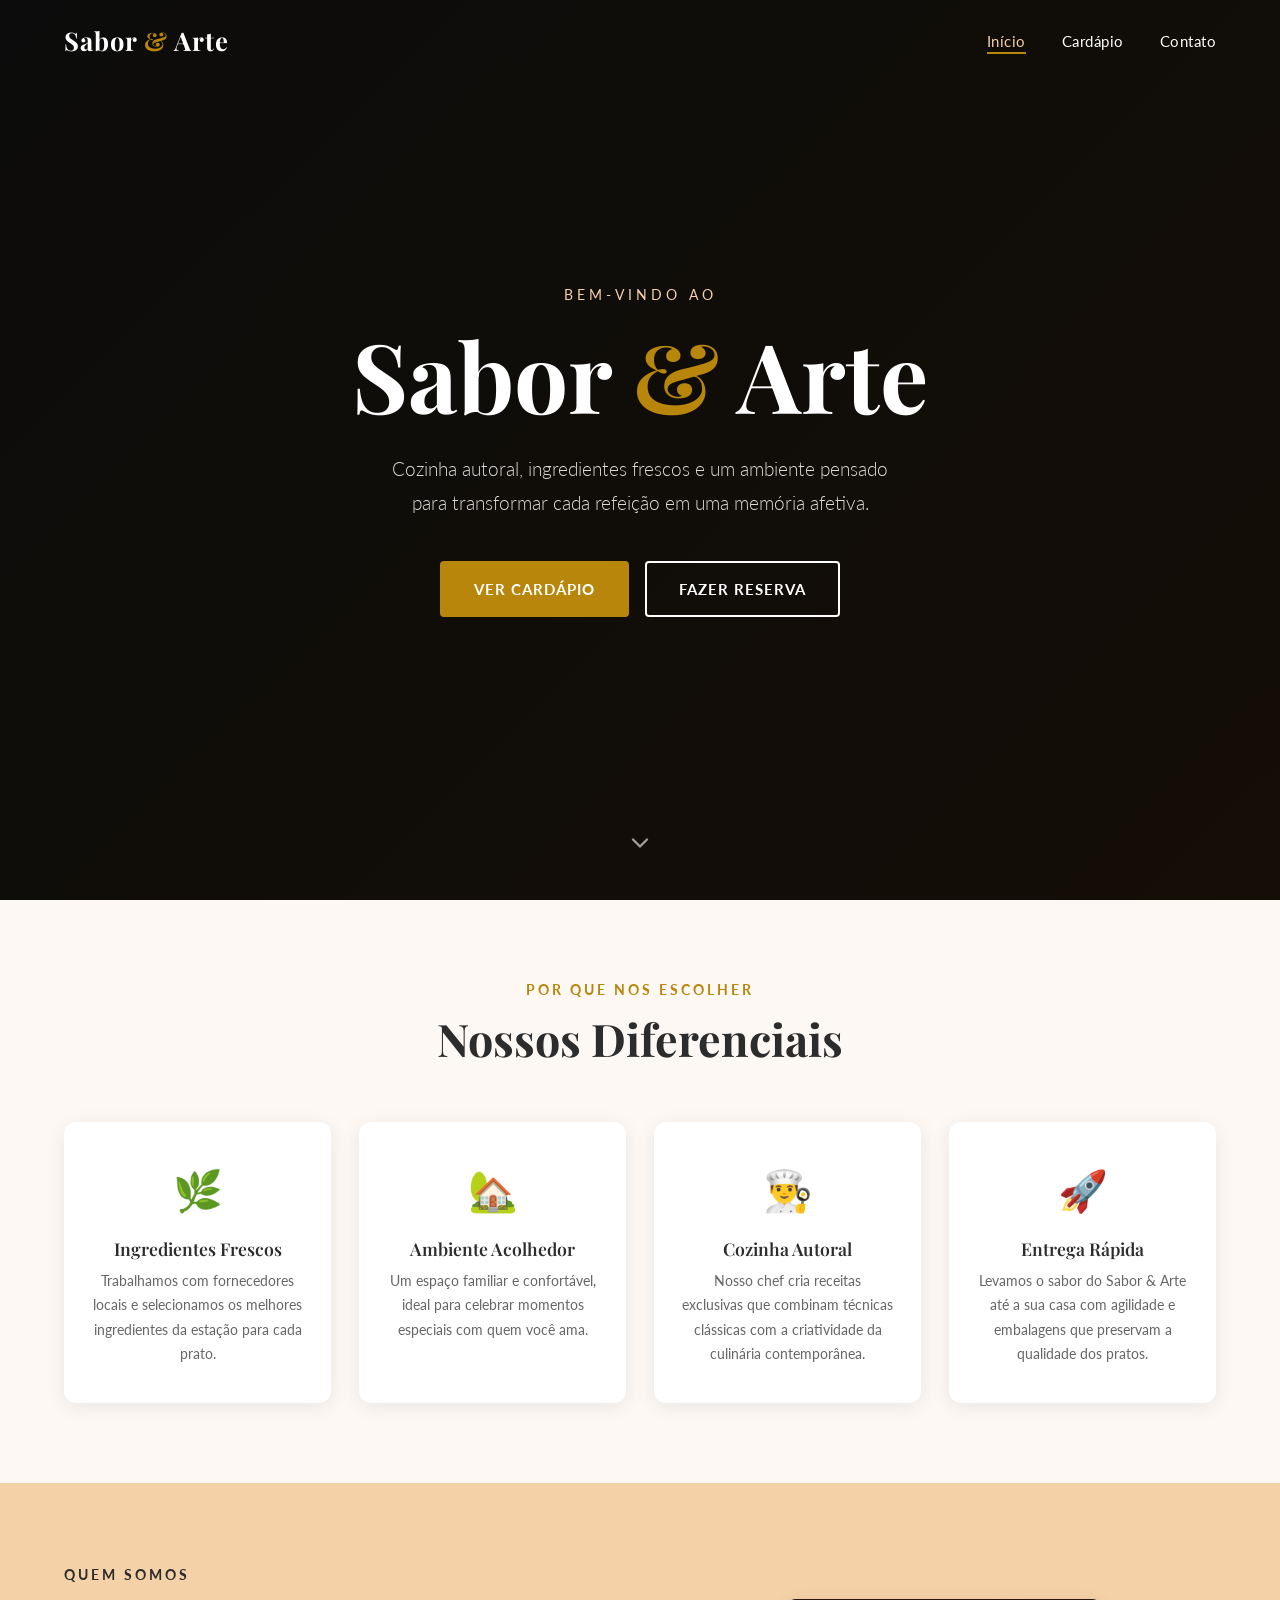
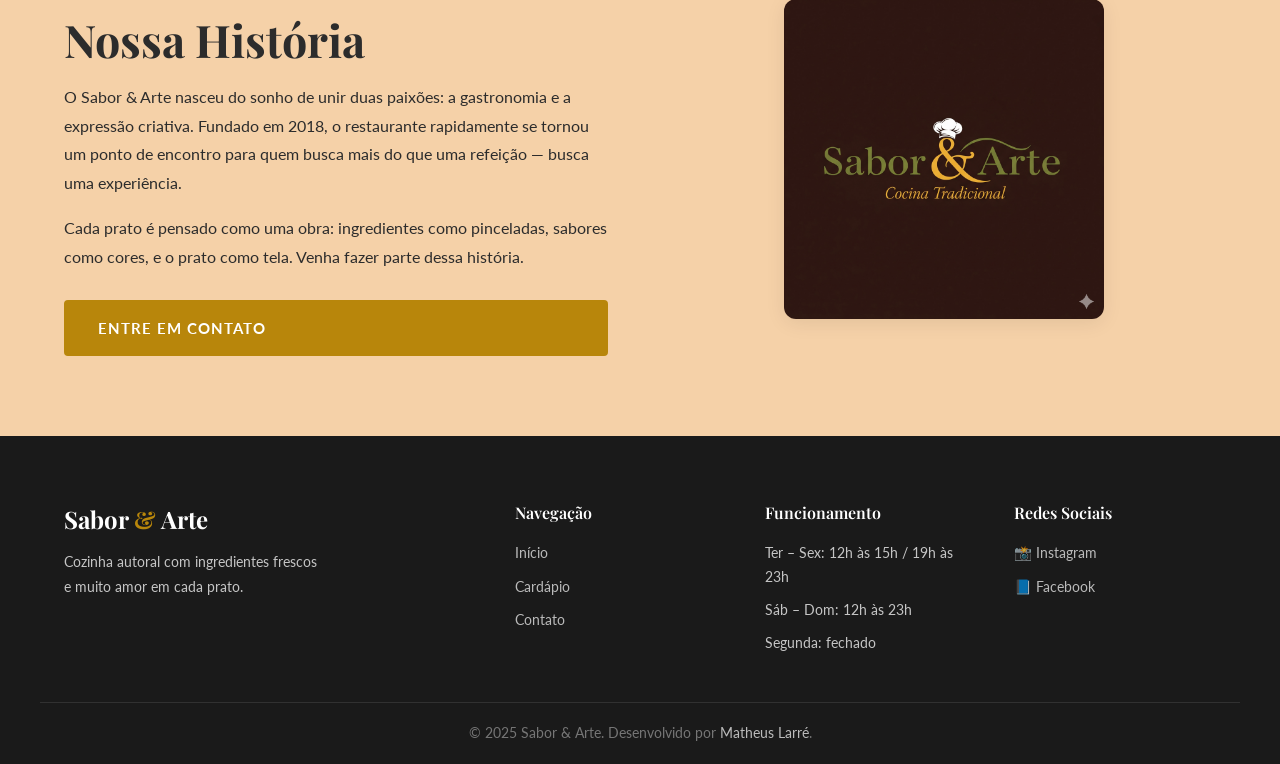
<file: index.html>
<!DOCTYPE html>
<html lang="pt-br">
  <head>
    <meta charset="UTF-8" />
    <meta name="viewport" content="width=device-width, initial-scale=1.0" />
    <meta name="description" content="Restaurante Sabor & Arte — cozinha autoral com ingredientes frescos em um ambiente acolhedor." />
    <title>Restaurante Sabor & Arte</title>

    <link rel="preconnect" href="https://fonts.googleapis.com" />
    <link rel="preconnect" href="https://fonts.gstatic.com" crossorigin />
    <link href="https://fonts.googleapis.com/css2?family=Playfair+Display:wght@400;600;700&family=Lato:wght@300;400;700&display=swap" rel="stylesheet" />

    <link rel="stylesheet" href="src/css/reset.css" />
    <link rel="stylesheet" href="src/css/styles.css" />
  </head>

  <body>

    <!-- ===== HEADER (igual nas 3 páginas) ===== -->
    <header class="header" id="header">
      <div class="container header__container">
        <a href="index.html" class="header__logo">Sabor <span>&</span> Arte</a>
        <button class="header__hamburguer" id="hamburguer" aria-label="Abrir menu">
          <span></span><span></span><span></span>
        </button>
        <nav class="header__nav" id="nav">
          <ul class="header__lista">
            <li><a href="index.html" class="header__link ativo">Início</a></li>
            <li><a href="cardapio.html" class="header__link">Cardápio</a></li>
            <li><a href="contato.html" class="header__link">Contato</a></li>
          </ul>
        </nav>
      </div>
    </header>

    <!-- ===== HERO ===== -->
    <!-- A hero não usa o .header-espacador pois ocupa a tela inteira,
         incluindo a área atrás do header transparente -->
    <section class="hero" id="inicio">
      <div class="hero__overlay"></div>
      <div class="container hero__conteudo">
        <p class="hero__pretitulo">Bem-vindo ao</p>
        <h1 class="hero__titulo">Sabor <span>&</span> Arte</h1>
        <p class="hero__subtitulo">
          Cozinha autoral, ingredientes frescos e um ambiente pensado<br />
          para transformar cada refeição em uma memória afetiva.
        </p>
        <div class="hero__botoes">
          <a href="cardapio.html" class="btn btn--primario">Ver Cardápio</a>
          <a href="contato.html" class="btn btn--secundario">Fazer Reserva</a>
        </div>
      </div>
      <!-- Seta animada que indica "role para baixo" -->
      <a href="#diferenciais" class="hero__seta" aria-label="Rolar para baixo">
        <svg xmlns="http://www.w3.org/2000/svg" width="28" height="28" viewBox="0 0 24 24" fill="none" stroke="currentColor" stroke-width="2" stroke-linecap="round" stroke-linejoin="round">
          <polyline points="6 9 12 15 18 9"></polyline>
        </svg>
      </a>
    </section>

    <!-- ===== DIFERENCIAIS ===== -->
    <section class="diferenciais" id="diferenciais">
      <div class="container">
        <div class="secao-cabecalho">
          <p class="secao-pretitulo">Por que nos escolher</p>
          <h2 class="secao-titulo">Nossos Diferenciais</h2>
        </div>
        <div class="diferenciais__grid">

          <article class="diferencial-card animar">
            <div class="diferencial-card__icone">🌿</div>
            <h3 class="diferencial-card__titulo">Ingredientes Frescos</h3>
            <p class="diferencial-card__texto">
              Trabalhamos com fornecedores locais e selecionamos os melhores
              ingredientes da estação para cada prato.
            </p>
          </article>

          <article class="diferencial-card animar">
            <div class="diferencial-card__icone">🏡</div>
            <h3 class="diferencial-card__titulo">Ambiente Acolhedor</h3>
            <p class="diferencial-card__texto">
              Um espaço familiar e confortável, ideal para celebrar momentos
              especiais com quem você ama.
            </p>
          </article>

          <article class="diferencial-card animar">
            <div class="diferencial-card__icone">👨‍🍳</div>
            <h3 class="diferencial-card__titulo">Cozinha Autoral</h3>
            <p class="diferencial-card__texto">
              Nosso chef cria receitas exclusivas que combinam técnicas clássicas
              com a criatividade da culinária contemporânea.
            </p>
          </article>

          <article class="diferencial-card animar">
            <div class="diferencial-card__icone">🚀</div>
            <h3 class="diferencial-card__titulo">Entrega Rápida</h3>
            <p class="diferencial-card__texto">
              Levamos o sabor do Sabor & Arte até a sua casa com agilidade
              e embalagens que preservam a qualidade dos pratos.
            </p>
          </article>

        </div>
      </div>
    </section>

    <!-- ===== NOSSA HISTÓRIA ===== -->
    <section class="historia">
      <div class="container historia__container">
        <div class="historia__texto animar">
          <p class="secao-pretitulo">Quem somos</p>
          <h2 class="secao-titulo">Nossa História</h2>
          <p>
            O Sabor & Arte nasceu do sonho de unir duas paixões: a gastronomia e
            a expressão criativa. Fundado em 2018, o restaurante rapidamente se
            tornou um ponto de encontro para quem busca mais do que uma refeição
            — busca uma experiência.
          </p>
          <p>
            Cada prato é pensado como uma obra: ingredientes como pinceladas,
            sabores como cores, e o prato como tela. Venha fazer parte dessa história.
          </p>
          <a href="contato.html" class="btn btn--primario" style="margin-top: 12px; display: inline-block;">
            Entre em Contato
          </a>
        </div>
        <div class="historia__imagem animar">
          <img src="src/img/Sabor&Arte - Logo.png" alt="Logo do Restaurante Sabor e Arte" />
        </div>
      </div>
    </section>

    <!-- ===== FOOTER ===== -->
    <footer class="footer">
      <div class="container footer__container">

        <div class="footer__bloco">
          <p class="footer__logo">Sabor <span>&</span> Arte</p>
          <p class="footer__descricao">
            Cozinha autoral com ingredientes frescos<br />e muito amor em cada prato.
          </p>
        </div>

        <div class="footer__bloco">
          <h4 class="footer__titulo">Navegação</h4>
          <ul class="footer__lista">
            <li><a href="index.html" class="footer__link">Início</a></li>
            <li><a href="cardapio.html" class="footer__link">Cardápio</a></li>
            <li><a href="contato.html" class="footer__link">Contato</a></li>
          </ul>
        </div>

        <div class="footer__bloco">
          <h4 class="footer__titulo">Funcionamento</h4>
          <ul class="footer__lista">
            <li>Ter – Sex: 12h às 15h / 19h às 23h</li>
            <li>Sáb – Dom: 12h às 23h</li>
            <li>Segunda: fechado</li>
          </ul>
        </div>

        <div class="footer__bloco">
          <h4 class="footer__titulo">Redes Sociais</h4>
          <ul class="footer__lista">
            <li>
              <a href="https://instagram.com/restaurantesaborarte" target="_blank" class="footer__link">
                📸 Instagram
              </a>
            </li>
            <li>
              <a href="#" class="footer__link">📘 Facebook</a>
            </li>
          </ul>
        </div>

      </div>
      <div class="footer__rodape">
        <p>© 2025 Sabor & Arte. Desenvolvido por
          <a href="https://github.com/matheus-larre" target="_blank" class="footer__link">Matheus Larré</a>.
        </p>
      </div>
    </footer>

    <script src="src/js/script.js"></script>
  </body>
</html>
</file>
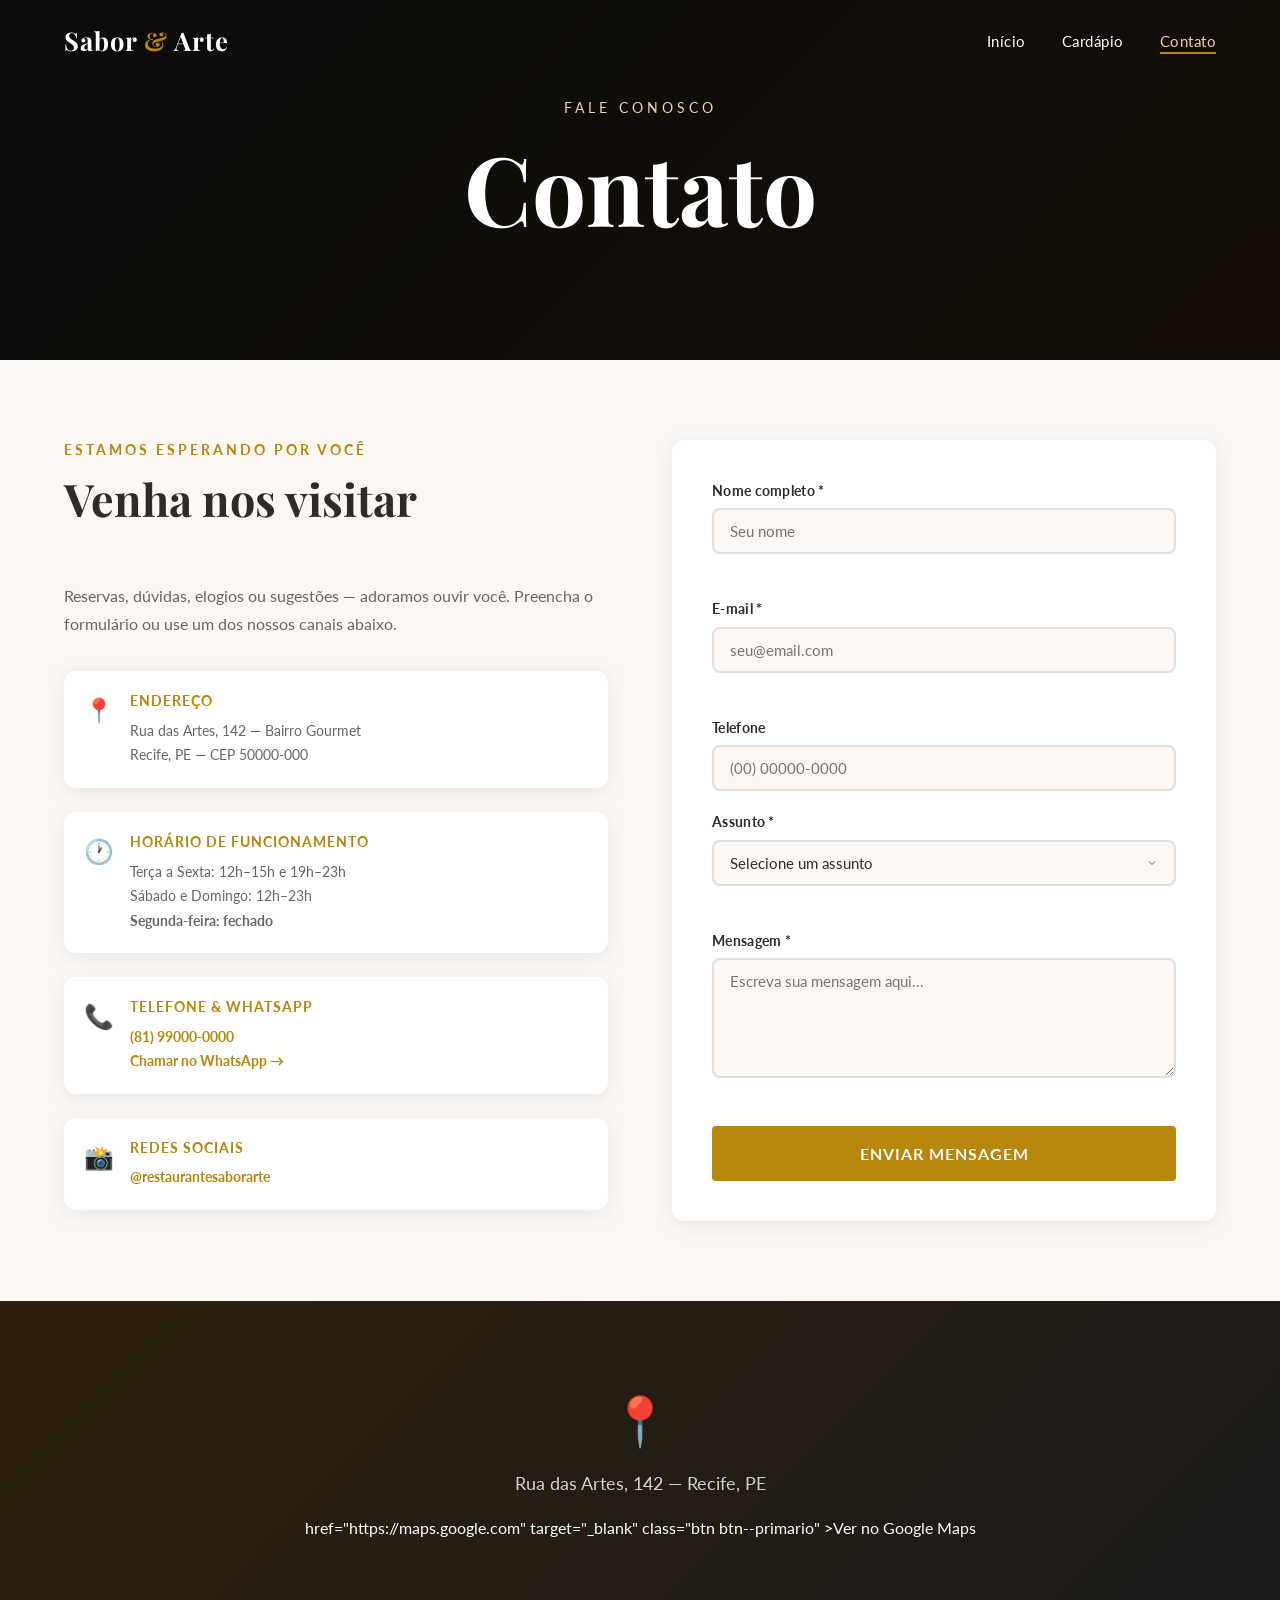
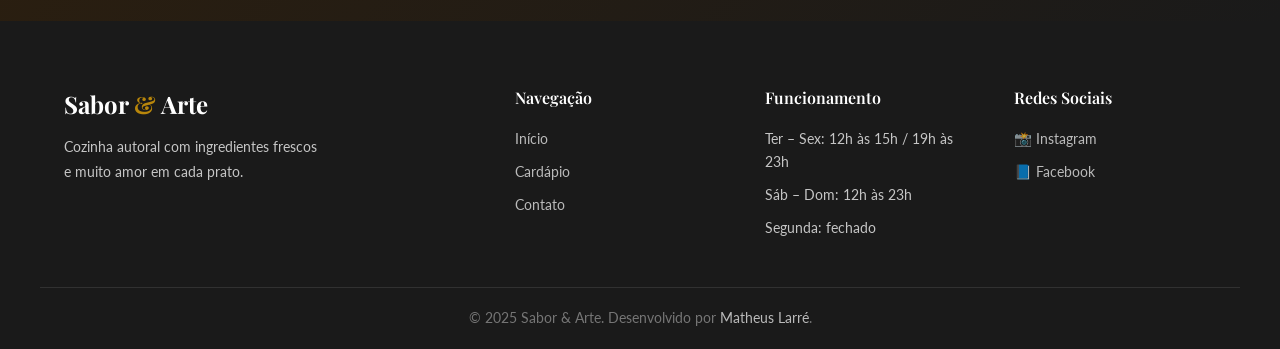
<file: contato.html>
<!DOCTYPE html>
<html lang="pt-br">
  <head>
    <meta charset="UTF-8" />
    <meta name="viewport" content="width=device-width, initial-scale=1.0" />
    <meta name="description" content="Entre em contato com o Restaurante Sabor & Arte — reservas, dúvidas e sugestões." />
    <title>Contato | Sabor & Arte</title>

    <link rel="preconnect" href="https://fonts.googleapis.com" />
    <link rel="preconnect" href="https://fonts.gstatic.com" crossorigin />
    <link href="https://fonts.googleapis.com/css2?family=Playfair+Display:wght@400;600;700&family=Lato:wght@300;400;700&display=swap" rel="stylesheet" />

    <link rel="stylesheet" href="src/css/reset.css" />
    <link rel="stylesheet" href="src/css/styles.css" />
  </head>

  <body>

    <!-- ===== HEADER ===== -->
    <header class="header" id="header">
      <div class="container header__container">
        <a href="index.html" class="header__logo">Sabor <span>&</span> Arte</a>
        <button class="header__hamburguer" id="hamburguer" aria-label="Abrir menu">
          <span></span><span></span><span></span>
        </button>
        <nav class="header__nav" id="nav">
          <ul class="header__lista">
            <li><a href="index.html" class="header__link">Início</a></li>
            <li><a href="cardapio.html" class="header__link">Cardápio</a></li>
            <li><a href="contato.html" class="header__link ativo">Contato</a></li>
          </ul>
        </nav>
      </div>
    </header>

    <!-- ===== HERO ===== -->
    <section class="hero hero--pequeno">
      <div class="hero__overlay"></div>
      <div class="container hero__conteudo">
        <p class="hero__pretitulo">Fale conosco</p>
        <h1 class="hero__titulo">Contato</h1>
      </div>
    </section>

    <!-- ===== CONTATO PRINCIPAL ===== -->
    <section class="contato-secao">
      <div class="container contato-secao__container">

        <!-- COLUNA ESQUERDA: informações -->
        <div class="contato-info animar">

          <div class="secao-cabecalho" style="text-align: left;">
            <p class="secao-pretitulo">Estamos esperando por você</p>
            <h2 class="secao-titulo">Venha nos visitar</h2>
          </div>

          <p class="contato-info__intro">
            Reservas, dúvidas, elogios ou sugestões — adoramos ouvir você.
            Preencha o formulário ou use um dos nossos canais abaixo.
          </p>

          <!-- Cards de informação -->
          <div class="contato-info__lista">

            <div class="info-card">
              <div class="info-card__icone">📍</div>
              <div>
                <h4 class="info-card__titulo">Endereço</h4>
                <p class="info-card__texto">
                  Rua das Artes, 142 — Bairro Gourmet<br />
                  Recife, PE — CEP 50000-000
                </p>
              </div>
            </div>

            <div class="info-card">
              <div class="info-card__icone">🕐</div>
              <div>
                <h4 class="info-card__titulo">Horário de Funcionamento</h4>
                <p class="info-card__texto">
                  Terça a Sexta: 12h–15h e 19h–23h<br />
                  Sábado e Domingo: 12h–23h<br />
                  <strong>Segunda-feira: fechado</strong>
                </p>
              </div>
            </div>

            <div class="info-card">
              <div class="info-card__icone">📞</div>
              <div>
                <h4 class="info-card__titulo">Telefone & WhatsApp</h4>
                <p class="info-card__texto">
                  <a href="tel:+558100000000" class="contato-link">(81) 99000-0000</a><br />
                  <a href="https://wa.me/558100000000" target="_blank" class="contato-link">
                    Chamar no WhatsApp →
                  </a>
                </p>
              </div>
            </div>

            <div class="info-card">
              <div class="info-card__icone">📸</div>
              <div>
                <h4 class="info-card__titulo">Redes Sociais</h4>
                <p class="info-card__texto">
                  <a href="https://instagram.com/restaurantesaborarte" target="_blank" class="contato-link">
                    @restaurantesaborarte
                  </a>
                </p>
              </div>
            </div>

          </div>
        </div>

        <!-- COLUNA DIREITA: formulário -->
        <div class="contato-form-wrapper animar">
          <form class="contato-form" id="contato-form" novalidate>

            <div class="form-grupo">
              <label class="form-label" for="nome">Nome completo *</label>
              <input
                class="form-input"
                type="text"
                id="nome"
                name="nome"
                placeholder="Seu nome"
                autocomplete="name"
              />
              <!-- Mensagem de erro — preenchida pelo JS -->
              <span class="form-erro" id="erro-nome"></span>
            </div>

            <div class="form-grupo">
              <label class="form-label" for="email">E-mail *</label>
              <input
                class="form-input"
                type="email"
                id="email"
                name="email"
                placeholder="seu@email.com"
                autocomplete="email"
              />
              <span class="form-erro" id="erro-email"></span>
            </div>

            <div class="form-grupo">
              <label class="form-label" for="telefone">Telefone</label>
              <input
                class="form-input"
                type="tel"
                id="telefone"
                name="telefone"
                placeholder="(00) 00000-0000"
                autocomplete="tel"
              />
            </div>

            <div class="form-grupo">
              <label class="form-label" for="assunto">Assunto *</label>
              <select class="form-input form-select" id="assunto" name="assunto">
                <option value="">Selecione um assunto</option>
                <option value="reserva">Reserva de mesa</option>
                <option value="evento">Evento ou confraternização</option>
                <option value="duvida">Dúvida sobre o cardápio</option>
                <option value="feedback">Elogio ou sugestão</option>
                <option value="outro">Outro</option>
              </select>
              <span class="form-erro" id="erro-assunto"></span>
            </div>

            <div class="form-grupo">
              <label class="form-label" for="mensagem">Mensagem *</label>
              <textarea
                class="form-input form-textarea"
                id="mensagem"
                name="mensagem"
                placeholder="Escreva sua mensagem aqui..."
                rows="5"
              ></textarea>
              <span class="form-erro" id="erro-mensagem"></span>
            </div>

            <button class="btn btn--primario form-btn" type="submit" id="form-btn">
              Enviar Mensagem
            </button>

            <!-- Feedback de sucesso após envio -->
            <div class="form-sucesso" id="form-sucesso">
              ✅ Mensagem enviada com sucesso! Entraremos em contato em breve.
            </div>

          </form>
        </div>

      </div>
    </section>

    <!-- ===== MAPA (fictício) ===== -->
    <section class="mapa-secao">
      <div class="mapa-placeholder">
        <div class="mapa-placeholder__conteudo">
          <span class="mapa-placeholder__icone">📍</span>
          <p class="mapa-placeholder__texto">Rua das Artes, 142 — Recife, PE</p>
          
            href="https://maps.google.com"
            target="_blank"
            class="btn btn--primario"
          >Ver no Google Maps</a>
        </div>
      </div>
    </section>

    <!-- ===== FOOTER ===== -->
    <footer class="footer">
      <div class="container footer__container">
        <div class="footer__bloco">
          <p class="footer__logo">Sabor <span>&</span> Arte</p>
          <p class="footer__descricao">Cozinha autoral com ingredientes frescos<br />e muito amor em cada prato.</p>
        </div>
        <div class="footer__bloco">
          <h4 class="footer__titulo">Navegação</h4>
          <ul class="footer__lista">
            <li><a href="index.html" class="footer__link">Início</a></li>
            <li><a href="cardapio.html" class="footer__link">Cardápio</a></li>
            <li><a href="contato.html" class="footer__link">Contato</a></li>
          </ul>
        </div>
        <div class="footer__bloco">
          <h4 class="footer__titulo">Funcionamento</h4>
          <ul class="footer__lista">
            <li>Ter – Sex: 12h às 15h / 19h às 23h</li>
            <li>Sáb – Dom: 12h às 23h</li>
            <li>Segunda: fechado</li>
          </ul>
        </div>
        <div class="footer__bloco">
          <h4 class="footer__titulo">Redes Sociais</h4>
          <ul class="footer__lista">
            <li><a href="https://instagram.com/restaurantesaborarte" target="_blank" class="footer__link">📸 Instagram</a></li>
            <li><a href="#" class="footer__link">📘 Facebook</a></li>
          </ul>
        </div>
      </div>
      <div class="footer__rodape">
        <p>© 2025 Sabor & Arte. Desenvolvido por
          <a href="https://github.com/matheus-larre" target="_blank" class="footer__link">Matheus Larré</a>.
        </p>
      </div>
    </footer>

    <script src="src/js/script.js"></script>
  </body>
</html>
</file>
<file: src/css/styles.css>
/* =============================================
   VARIÁVEIS GLOBAIS — Identidade Visual
   Mude aqui e o site inteiro muda junto
   ============================================= */
:root {
  /* Cores */
  --cor-primaria: #b8860b;       /* dourado escuro — sofisticação */
  --cor-primaria-clara: #f5d1a8; /* dourado claro */
  --cor-fundo: #fdf8f3;          /* off-white quente */
  --cor-texto: #2c2c2c;          /* quase preto */
  --cor-texto-claro: #666;
  --cor-branco: #ffffff;
  --cor-header: #1a1a1a;         /* fundo escuro do header */

  /* Tipografia */
  --fonte-titulo: 'Playfair Display', serif;   /* elegante para títulos */
  --fonte-corpo: 'Lato', sans-serif;           /* legível para texto */

  /* Espaçamentos */
  --espacamento-secao: 80px;
  --largura-maxima: 1200px;

  /* Outros */
  --sombra: 0 4px 20px rgba(0, 0, 0, 0.08);
  --raio-borda: 12px;
  --transicao: 0.3s ease;
}

/* =============================================
   BASE
   ============================================= */
body {
  font-family: var(--fonte-corpo);
  background-color: var(--cor-fundo);
  color: var(--cor-texto);
}

h1, h2, h3 {
  font-family: var(--fonte-titulo);
  line-height: 1.2;
}

.container {
  max-width: var(--largura-maxima);
  margin: 0 auto;
  padding: 0 24px;
}

/* =============================================
   HEADER
   ============================================= */

.header {
  position: fixed;        /* gruda no topo mesmo ao rolar */
  top: 0;
  left: 0;
  width: 100%;
  z-index: 1000;          /* fica na frente de tudo */
  padding: 20px 0;
  background-color: transparent;
  transition: background-color var(--transicao), padding var(--transicao), box-shadow var(--transicao);
}

/* Estado "rolado" — adicionado pelo JS quando o usuário desce */
.header.rolado {
  background-color: var(--cor-header);
  padding: 14px 0;
  box-shadow: 0 2px 20px rgba(0, 0, 0, 0.3);
}

.header__container {
  display: flex;
  align-items: center;
  justify-content: space-between;
}

/* Logo */
.header__logo {
  font-family: var(--fonte-titulo);
  font-size: 1.6rem;
  font-weight: 700;
  color: var(--cor-branco);
  letter-spacing: 1px;
}

.header__logo span {
  color: var(--cor-primaria);  /* o "&" fica dourado */
}

/* Links de navegação */
.header__lista {
  display: flex;
  gap: 36px;
  align-items: center;
}

.header__link {
  color: var(--cor-branco);
  font-size: 0.95rem;
  font-weight: 400;
  letter-spacing: 0.5px;
  padding-bottom: 4px;
  position: relative;
  transition: color var(--transicao);
}

/* Linha que cresce embaixo do link ao passar o mouse */
.header__link::after {
  content: '';
  position: absolute;
  bottom: 0;
  left: 0;
  width: 0;                         /* começa com largura 0 */
  height: 2px;
  background-color: var(--cor-primaria);
  transition: width var(--transicao);
}

.header__link:hover::after,
.header__link.ativo::after {
  width: 100%;                      /* expande pra 100% no hover/ativo */
}

.header__link.ativo {
  color: var(--cor-primaria-clara);
}

/* Espaçador */
.header-espacador {
  height: 80px; /* mesma altura do header */
}

/* =============================================
   HAMBURGUER (botão mobile)
   ============================================= */

.header__hamburguer {
  display: none;        /* escondido no desktop */
  flex-direction: column;
  gap: 5px;
  background: none;
  border: none;
  cursor: pointer;
  padding: 4px;
}

.header__hamburguer span {
  display: block;
  width: 25px;
  height: 2px;
  background-color: var(--cor-branco);
  transition: transform var(--transicao), opacity var(--transicao);
}

/* Animação do X quando o menu está aberto */
.header__hamburguer.aberto span:nth-child(1) {
  transform: translateY(7px) rotate(45deg);
}
.header__hamburguer.aberto span:nth-child(2) {
  opacity: 0;
}
.header__hamburguer.aberto span:nth-child(3) {
  transform: translateY(-7px) rotate(-45deg);
}

/* =============================================
   RESPONSIVIDADE DO HEADER
   ============================================= */

/* Telas menores que 768px = mobile */
@media (max-width: 768px) {

  .header__hamburguer {
    display: flex;  /* aparece o botão ☰ */
  }

  .header__nav {
    position: fixed;
    top: 0;
    right: -100%;         /* começa fora da tela, à direita */
    width: 75%;
    max-width: 320px;
    height: 100vh;        /* ocupa a tela toda verticalmente */
    background-color: var(--cor-header);
    padding: 100px 40px 40px;
    transition: right var(--transicao);
    box-shadow: -4px 0 20px rgba(0,0,0,0.3);
  }

  /* Quando o menu está aberto, desliza pra dentro */
  .header__nav.aberto {
    right: 0;
  }

  .header__lista {
    flex-direction: column;
    align-items: flex-start;
    gap: 28px;
  }

  .header__link {
    font-size: 1.2rem;
  }
}

/* =============================================
   BOTÕES REUTILIZÁVEIS
   (usados na hero, história, cardápio etc.)
   ============================================= */

.btn {
  display: inline-block;
  padding: 14px 32px;
  border-radius: 4px;
  font-family: var(--fonte-corpo);
  font-size: 0.95rem;
  font-weight: 700;
  letter-spacing: 1px;
  text-transform: uppercase;
  cursor: pointer;
  transition: all var(--transicao);
  border: 2px solid transparent;
}

.btn--primario {
  background-color: var(--cor-primaria);
  color: var(--cor-branco);
  border-color: var(--cor-primaria);
}

.btn--primario:hover {
  background-color: transparent;
  color: var(--cor-primaria);
}

/* No hero o fundo é escuro, então o hover do secundário fica branco */
.btn--secundario {
  background-color: transparent;
  color: var(--cor-branco);
  border-color: var(--cor-branco);
}

.btn--secundario:hover {
  background-color: var(--cor-branco);
  color: var(--cor-texto);
}

/* =============================================
   PADRÃO DE CABEÇALHO DE SEÇÃO
   (pretítulo + título — reutilizado em todas as seções)
   ============================================= */

.secao-cabecalho {
  text-align: center;
  margin-bottom: 56px;
}

.secao-pretitulo {
  font-size: 0.85rem;
  font-weight: 700;
  letter-spacing: 3px;
  text-transform: uppercase;
  color: var(--cor-primaria);
  margin-bottom: 10px;
}

.secao-titulo {
  font-size: clamp(1.8rem, 4vw, 2.8rem); /* cresce com a tela */
  color: var(--cor-texto);
}

/* =============================================
   HERO
   ============================================= */

.hero {
  position: relative;
  height: 100vh;          /* ocupa 100% da altura da janela */
  min-height: 600px;
  display: flex;
  align-items: center;
  justify-content: center;

  /* Fundo escuro — troque pela URL de uma foto real de restaurante */
  background-color: var(--cor-header);
  background-image: linear-gradient(135deg, #1a1a1a 0%, #2d1f0e 100%);
  background-size: cover;
  background-position: center;
}

/* Camada semitransparente por cima da imagem de fundo */
.hero__overlay {
  position: absolute;
  inset: 0;  /* top:0; right:0; bottom:0; left:0 — forma moderna */
  background: rgba(0, 0, 0, 0.55);
}

.hero__conteudo {
  position: relative; /* fica acima do overlay */
  z-index: 1;
  text-align: center;
  color: var(--cor-branco);
}

.hero__pretitulo {
  font-size: 0.9rem;
  letter-spacing: 4px;
  text-transform: uppercase;
  color: var(--cor-primaria-clara);
  margin-bottom: 16px;
}

.hero__titulo {
  font-size: clamp(2.8rem, 8vw, 6rem);
  font-weight: 700;
  line-height: 1.1;
  margin-bottom: 24px;
}

.hero__titulo span {
  color: var(--cor-primaria);
}

.hero__subtitulo {
  font-size: clamp(1rem, 2vw, 1.2rem);
  font-weight: 300;
  color: rgba(255, 255, 255, 0.85);
  max-width: 560px;
  margin: 0 auto 40px;
  line-height: 1.8;
}

.hero__botoes {
  display: flex;
  gap: 16px;
  justify-content: center;
  flex-wrap: wrap; /* em telas bem pequenas, empilha os botões */
}

/* Seta animada no fundo da hero */
.hero__seta {
  position: absolute;
  bottom: 36px;
  left: 50%;
  transform: translateX(-50%);
  color: rgba(255, 255, 255, 0.6);
  z-index: 1;
  animation: seta-bounce 2s infinite; /* animação pulsante */
  transition: color var(--transicao);
}

.hero__seta:hover {
  color: var(--cor-primaria);
}

@keyframes seta-bounce {
  0%, 100% { transform: translateX(-50%) translateY(0); }
  50%       { transform: translateX(-50%) translateY(8px); }
}

/* =============================================
   DIFERENCIAIS
   ============================================= */

.diferenciais {
  padding: var(--espacamento-secao) 0;
  background-color: var(--cor-fundo);
}

.diferenciais__grid {
  display: grid;
  /* 4 colunas no desktop, vai quebrando automaticamente */
  grid-template-columns: repeat(auto-fit, minmax(220px, 1fr));
  gap: 28px;
}

.diferencial-card {
  background-color: var(--cor-branco);
  border-radius: var(--raio-borda);
  padding: 36px 28px;
  text-align: center;
  box-shadow: var(--sombra);
  transition: transform var(--transicao), box-shadow var(--transicao);
}

/* Eleva o card ao passar o mouse */
.diferencial-card:hover {
  transform: translateY(-6px);
  box-shadow: 0 12px 32px rgba(0, 0, 0, 0.12);
}

.diferencial-card__icone {
  font-size: 2.5rem;
  margin-bottom: 16px;
}

.diferencial-card__titulo {
  font-size: 1.1rem;
  font-weight: 600;
  margin-bottom: 10px;
  color: var(--cor-texto);
}

.diferencial-card__texto {
  font-size: 0.9rem;
  color: var(--cor-texto-claro);
  line-height: 1.7;
}

/* =============================================
   NOSSA HISTÓRIA
   ============================================= */

.historia {
  padding: var(--espacamento-secao) 0;
  background-color: var(--cor-primaria-clara);
}

.historia__container {
  display: grid;
  grid-template-columns: 1fr 1fr;
  gap: 64px;
  align-items: center;
}

.historia__texto {
  display: flex;
  flex-direction: column;
  gap: 16px;
}

.historia__texto p {
  color: var(--cor-texto);
  line-height: 1.8;
}

.historia__imagem {
  display: flex;
  justify-content: center;
  align-items: center;
}

.historia__imagem img {
  max-width: 320px;
  width: 100%;
  border-radius: var(--raio-borda);
  box-shadow: var(--sombra);
}

/* Responsividade da história */
@media (max-width: 768px) {
  .historia__container {
    grid-template-columns: 1fr; /* empilha em mobile */
    gap: 40px;
  }

  /* Imagem vai embaixo do texto no mobile */
  .historia__imagem {
    order: -1; /* mas aqui vamos deixar em cima no mobile */
  }
}

/* =============================================
   FOOTER
   ============================================= */

.footer {
  background-color: var(--cor-header);
  color: rgba(255, 255, 255, 0.75);
  padding: 64px 0 0;
}

.footer__container {
  display: grid;
  grid-template-columns: 2fr 1fr 1fr 1fr; /* primeiro bloco maior */
  gap: 48px;
  padding-bottom: 48px;
  border-bottom: 1px solid rgba(255, 255, 255, 0.1);
}

.footer__logo {
  font-family: var(--fonte-titulo);
  font-size: 1.5rem;
  font-weight: 700;
  color: var(--cor-branco);
  margin-bottom: 12px;
}

.footer__logo span {
  color: var(--cor-primaria);
}

.footer__descricao {
  font-size: 0.9rem;
  line-height: 1.7;
}

.footer__titulo {
  font-family: var(--fonte-titulo);
  font-size: 1rem;
  color: var(--cor-branco);
  margin-bottom: 16px;
  font-weight: 600;
}

.footer__lista {
  display: flex;
  flex-direction: column;
  gap: 10px;
  font-size: 0.9rem;
}

.footer__link {
  color: rgba(255, 255, 255, 0.7);
  transition: color var(--transicao);
}

.footer__link:hover {
  color: var(--cor-primaria);
}

.footer__rodape {
  text-align: center;
  padding: 20px 0;
  font-size: 0.85rem;
  color: rgba(255, 255, 255, 0.4);
}

/* Responsividade do footer */
@media (max-width: 768px) {
  .footer__container {
    grid-template-columns: 1fr 1fr; /* 2 colunas no mobile */
    gap: 32px;
  }

  /* Primeiro bloco ocupa as 2 colunas */
  .footer__bloco:first-child {
    grid-column: 1 / -1;
  }
}

@media (max-width: 480px) {
  .footer__container {
    grid-template-columns: 1fr; /* 1 coluna em telas bem pequenas */
  }
}

/* =============================================
   ANIMAÇÕES DE ENTRADA (Intersection Observer)
   ============================================= */

/* Estado inicial: invisível e levemente abaixo */
.animar {
  opacity: 0;
  transform: translateY(30px);
  transition: opacity 0.6s ease, transform 0.6s ease;
}

/* Estado final: visível na posição correta */
.animar.visivel {
  opacity: 1;
  transform: translateY(0);
}

/* Delay progressivo para os cards não animarem todos juntos */
.animar:nth-child(2) { transition-delay: 0.1s; }
.animar:nth-child(3) { transition-delay: 0.2s; }
.animar:nth-child(4) { transition-delay: 0.3s; }

/* =============================================
   HERO PEQUENO (páginas internas: cardápio, contato)
   ============================================= */

.hero--pequeno {
  height: 40vh;       /* menor que o hero da home */
  min-height: 280px;
}

/* =============================================
   SUGESTÃO DO CHEF
   ============================================= */

.chef-destaque {
  padding: var(--espacamento-secao) 0;
  background-color: var(--cor-fundo);
}

.chef-destaque__container {
  display: grid;
  grid-template-columns: 1fr 1fr;
  gap: 64px;
  align-items: center;
}

.chef-destaque__texto {
  display: flex;
  flex-direction: column;
  gap: 16px;
}

.chef-destaque__descricao {
  color: var(--cor-texto-claro);
  line-height: 1.8;
  font-size: 1.05rem;
}

.chef-destaque__preco {
  display: flex;
  align-items: baseline;
  gap: 10px;
  margin: 4px 0;
}

.chef-destaque__label {
  font-size: 0.85rem;
  color: var(--cor-texto-claro);
}

.chef-destaque__valor {
  font-family: var(--fonte-titulo);
  font-size: 2rem;
  font-weight: 700;
  color: var(--cor-primaria);
}

.chef-destaque__imagem {
  position: relative;  /* necessário para posicionar o badge */
}

.chef-destaque__imagem img {
  width: 100%;
  border-radius: var(--raio-borda);
  box-shadow: var(--sombra);
  aspect-ratio: 4 / 3;    /* proporção fixa independente do tamanho */
  object-fit: cover;
}

/* Badge "Chef indica" sobre a imagem */
.chef-destaque__badge {
  position: absolute;
  top: 16px;
  right: 16px;
  background-color: var(--cor-primaria);
  color: var(--cor-branco);
  padding: 6px 14px;
  border-radius: 999px;  /* pílula */
  font-size: 0.8rem;
  font-weight: 700;
  letter-spacing: 0.5px;
}

@media (max-width: 768px) {
  .chef-destaque__container {
    grid-template-columns: 1fr;
    gap: 36px;
  }

  /* Imagem aparece antes do texto no mobile */
  .chef-destaque__imagem {
    order: -1;
  }
}

/* =============================================
   FILTROS DO CARDÁPIO
   ============================================= */

.cardapio-secao {
  padding: var(--espacamento-secao) 0;
  background-color: var(--cor-branco);
}

.cardapio-filtros {
  display: flex;
  gap: 12px;
  justify-content: center;
  flex-wrap: wrap;   /* quebra linha em telas pequenas */
  margin-bottom: 48px;
}

.filtro-btn {
  padding: 10px 24px;
  border-radius: 999px;  /* formato pílula */
  border: 2px solid var(--cor-primaria);
  background-color: transparent;
  color: var(--cor-primaria);
  font-family: var(--fonte-corpo);
  font-size: 0.9rem;
  font-weight: 700;
  cursor: pointer;
  transition: all var(--transicao);
  letter-spacing: 0.5px;
}

.filtro-btn:hover,
.filtro-btn.ativo {
  background-color: var(--cor-primaria);
  color: var(--cor-branco);
}

/* =============================================
   GRID DE CARDS DE PRATO
   ============================================= */

.cardapio-grid {
  display: grid;
  grid-template-columns: repeat(auto-fill, minmax(280px, 1fr));
  gap: 28px;
}

/* ---- Card individual ---- */
.prato-card {
  background-color: var(--cor-fundo);
  border-radius: var(--raio-borda);
  overflow: hidden;       /* imagem não vaza fora das bordas arredondadas */
  box-shadow: var(--sombra);
  display: flex;
  flex-direction: column;
  transition: transform var(--transicao), box-shadow var(--transicao);
}

.prato-card:hover {
  transform: translateY(-6px);
  box-shadow: 0 16px 40px rgba(0, 0, 0, 0.12);
}

/* Área da imagem — com foto real */
.prato-card__imagem {
  width: 100%;
  aspect-ratio: 16 / 9;
  overflow: hidden;
}

.prato-card__imagem img {
  width: 100%;
  height: 100%;
  object-fit: cover;       /* recorta a imagem sem distorcer */
  transition: transform 0.5s ease;
}

.prato-card:hover .prato-card__imagem img {
  transform: scale(1.05);  /* zoom suave na imagem ao hover */
}

/* Placeholder com emoji (para pratos sem foto) */
.prato-card__imagem--placeholder {
  background: linear-gradient(135deg, var(--cor-primaria-clara), #f9e4c0);
  display: flex;
  align-items: center;
  justify-content: center;
  font-size: 3.5rem;
}

/* Conteúdo textual do card */
.prato-card__conteudo {
  padding: 20px;
  display: flex;
  flex-direction: column;
  gap: 8px;
  flex: 1;                 /* ocupa o espaço restante */
}

/* Badge colorido por categoria */
.prato-card__badge {
  display: inline-block;
  padding: 3px 10px;
  border-radius: 999px;
  font-size: 0.7rem;
  font-weight: 700;
  letter-spacing: 1px;
  text-transform: uppercase;
  width: fit-content;
}

.prato-card__badge--entrada   { background-color: #d4edda; color: #1a6630; }
.prato-card__badge--principal { background-color: #fff3cd; color: #856404; }
.prato-card__badge--sobremesa { background-color: #f8d7da; color: #842029; }
.prato-card__badge--bebida    { background-color: #cfe2ff; color: #0a3878; }

.prato-card__nome {
  font-size: 1.15rem;
  font-weight: 600;
  color: var(--cor-texto);
}

.prato-card__descricao {
  font-size: 0.875rem;
  color: var(--cor-texto-claro);
  line-height: 1.6;
  flex: 1;
}

/* Rodapé do card: preço à esquerda, destaque à direita */
.prato-card__rodape {
  display: flex;
  align-items: center;
  justify-content: space-between;
  margin-top: 8px;
  padding-top: 12px;
  border-top: 1px solid rgba(0,0,0,0.06);
}

.prato-card__preco {
  font-family: var(--fonte-titulo);
  font-size: 1.3rem;
  font-weight: 700;
  color: var(--cor-primaria);
}

.prato-card__destaque {
  font-size: 0.78rem;
  font-weight: 700;
  color: var(--cor-primaria);
}

/* Cards ocultos pelo filtro JS */
.prato-card.oculto {
  display: none;
}

/* Mensagem de "nenhum prato encontrado" */
.cardapio-vazio {
  display: none;            /* escondida por padrão */
  text-align: center;
  color: var(--cor-texto-claro);
  font-size: 1.1rem;
  padding: 48px 0;
}

.cardapio-vazio.visivel {
  display: block;
}

/* =============================================
   PÁGINA DE CONTATO
   ============================================= */

.contato-secao {
  padding: var(--espacamento-secao) 0;
  background-color: var(--cor-fundo);
}

.contato-secao__container {
  display: grid;
  grid-template-columns: 1fr 1fr;
  gap: 64px;
  align-items: start; /* alinha pelo topo, não pelo centro */
}

/* ---- Coluna de informações ---- */

.contato-info__intro {
  color: var(--cor-texto-claro);
  line-height: 1.8;
  margin-bottom: 32px;
}

.contato-info__lista {
  display: flex;
  flex-direction: column;
  gap: 24px;
}

.info-card {
  display: flex;
  gap: 16px;
  align-items: flex-start;
  padding: 20px;
  background-color: var(--cor-branco);
  border-radius: var(--raio-borda);
  box-shadow: var(--sombra);
  transition: transform var(--transicao);
}

.info-card:hover {
  transform: translateX(6px); /* desliza pra direita no hover */
}

.info-card__icone {
  font-size: 1.5rem;
  flex-shrink: 0; /* não deixa o ícone encolher */
}

.info-card__titulo {
  font-size: 0.85rem;
  font-weight: 700;
  text-transform: uppercase;
  letter-spacing: 1px;
  color: var(--cor-primaria);
  margin-bottom: 6px;
}

.info-card__texto {
  font-size: 0.9rem;
  color: var(--cor-texto-claro);
  line-height: 1.7;
}

.contato-link {
  color: var(--cor-primaria);
  font-weight: 700;
  transition: opacity var(--transicao);
}

.contato-link:hover {
  opacity: 0.75;
}

/* ---- Formulário ---- */

.contato-form-wrapper {
  background-color: var(--cor-branco);
  border-radius: var(--raio-borda);
  padding: 40px;
  box-shadow: var(--sombra);
}

.contato-form {
  display: flex;
  flex-direction: column;
  gap: 20px;
}

.form-grupo {
  display: flex;
  flex-direction: column;
  gap: 6px;
}

.form-label {
  font-size: 0.875rem;
  font-weight: 700;
  color: var(--cor-texto);
  letter-spacing: 0.3px;
}

.form-input {
  padding: 12px 16px;
  border: 2px solid #e0e0e0;
  border-radius: 8px;
  font-family: var(--fonte-corpo);
  font-size: 0.95rem;
  color: var(--cor-texto);
  background-color: var(--cor-fundo);
  transition: border-color var(--transicao), box-shadow var(--transicao);
  outline: none;
  width: 100%;
}

/* Estado de foco — borda dourada + leve sombra */
.form-input:focus {
  border-color: var(--cor-primaria);
  box-shadow: 0 0 0 3px rgba(184, 134, 11, 0.15);
}

/* Estado de erro — borda vermelha */
.form-input.erro {
  border-color: #dc3545;
}

/* Estado de sucesso — borda verde */
.form-input.sucesso {
  border-color: #28a745;
}

.form-select {
  cursor: pointer;
  appearance: none; /* remove a seta padrão do sistema */
  /* seta customizada com SVG inline */
  background-image: url("data:image/svg+xml,%3Csvg xmlns='http://www.w3.org/2000/svg' width='12' height='12' viewBox='0 0 24 24' fill='none' stroke='%23666' stroke-width='2'%3E%3Cpolyline points='6 9 12 15 18 9'%3E%3C/polyline%3E%3C/svg%3E");
  background-repeat: no-repeat;
  background-position: right 16px center;
  padding-right: 40px;
}

.form-textarea {
  resize: vertical;    /* só permite redimensionar verticalmente */
  min-height: 120px;
}

/* Mensagem de erro abaixo do campo */
.form-erro {
  font-size: 0.8rem;
  color: #dc3545;
  min-height: 18px;   /* reserva espaço para não pular o layout */
}

.form-btn {
  width: 100%;
  padding: 16px;
  font-size: 1rem;
  margin-top: 4px;
}

/* Estado de loading do botão */
.form-btn.carregando {
  opacity: 0.7;
  cursor: not-allowed;
  pointer-events: none;
}

/* Mensagem de sucesso após envio */
.form-sucesso {
  display: none;
  text-align: center;
  padding: 16px;
  background-color: #d4edda;
  color: #1a6630;
  border-radius: 8px;
  font-weight: 700;
  font-size: 0.95rem;
}

.form-sucesso.visivel {
  display: block;
}

/* =============================================
   MAPA (placeholder)
   ============================================= */

.mapa-secao {
  height: 320px;
}

.mapa-placeholder {
  width: 100%;
  height: 100%;
  background: linear-gradient(135deg, #2d1f0e, #1a1a1a);
  display: flex;
  align-items: center;
  justify-content: center;
}

.mapa-placeholder__conteudo {
  text-align: center;
  color: var(--cor-branco);
  display: flex;
  flex-direction: column;
  align-items: center;
  gap: 12px;
}

.mapa-placeholder__icone {
  font-size: 3rem;
}

.mapa-placeholder__texto {
  font-size: 1.1rem;
  color: rgba(255,255,255,0.8);
  margin-bottom: 4px;
}

/* =============================================
   RESPONSIVIDADE DA PÁGINA DE CONTATO
   ============================================= */

@media (max-width: 768px) {
  .contato-secao__container {
    grid-template-columns: 1fr;
    gap: 40px;
  }

  .contato-form-wrapper {
    padding: 28px 20px;
  }
}
</file>
